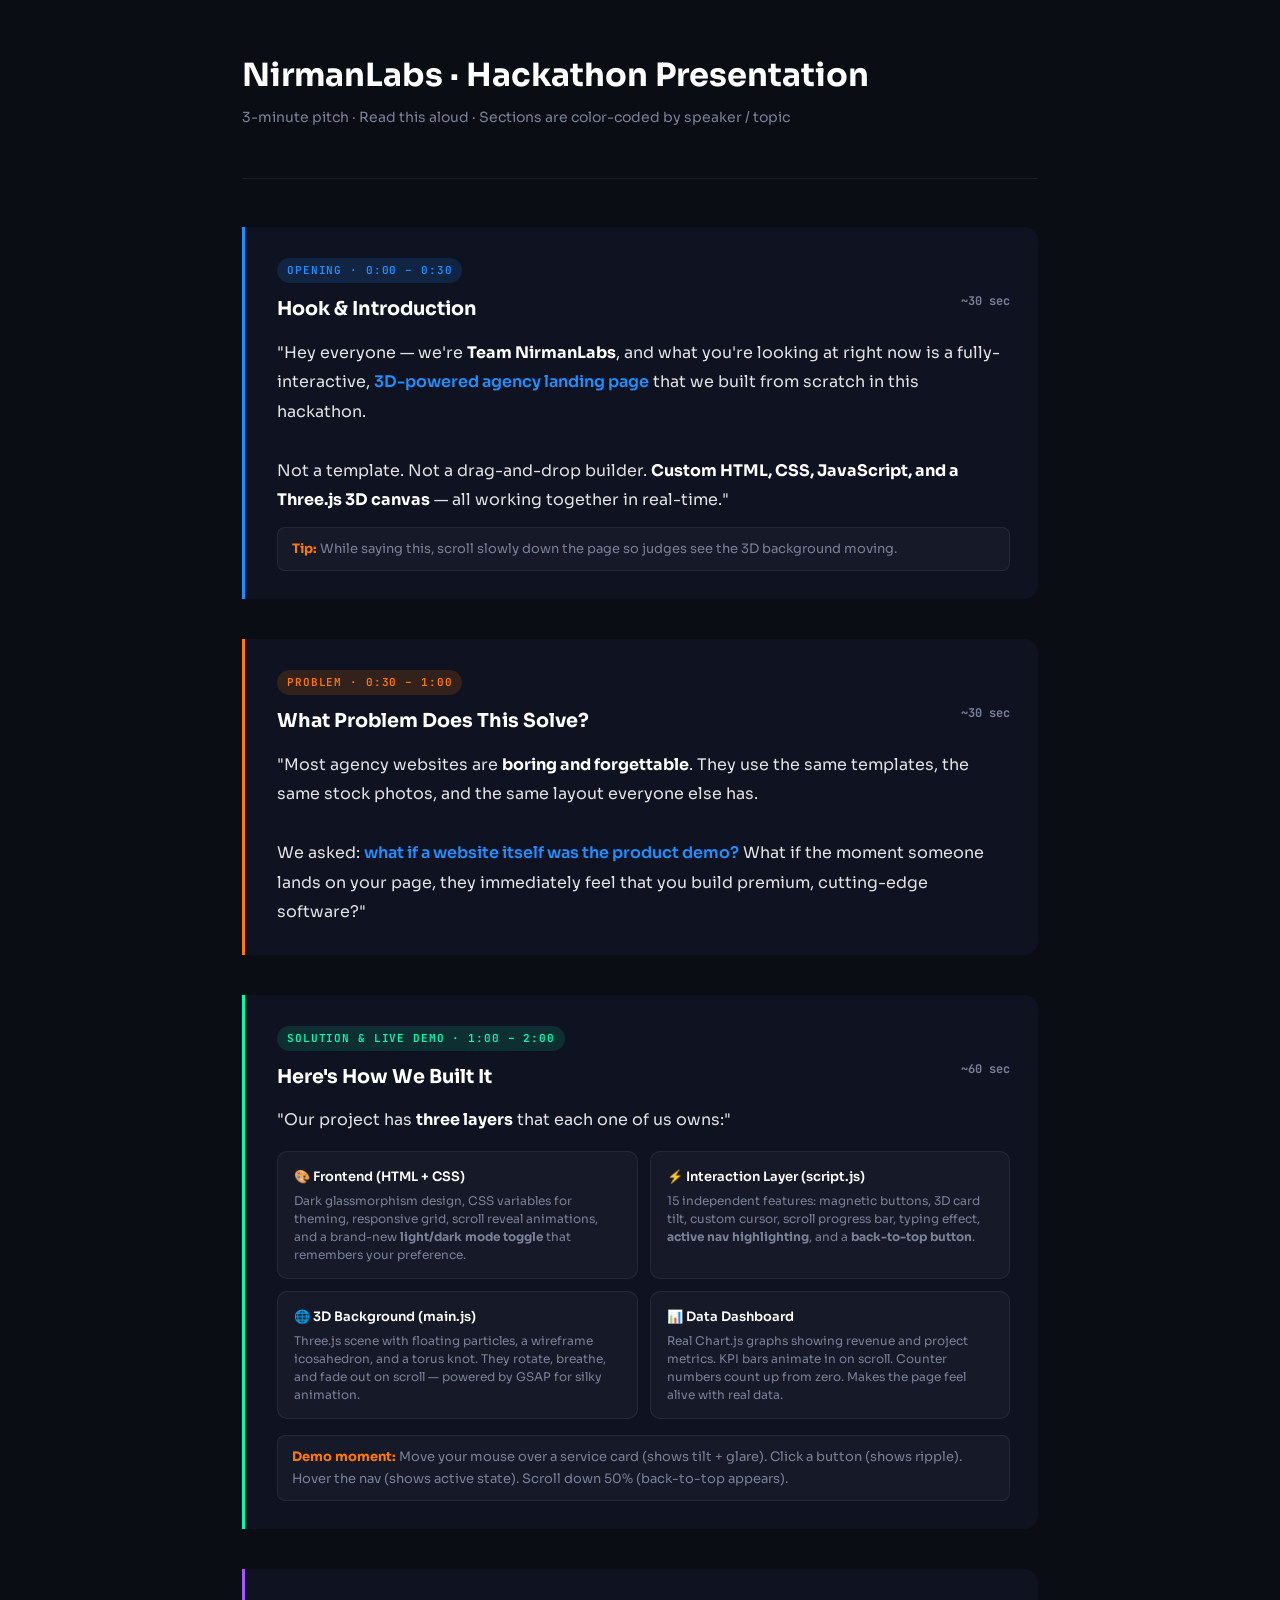
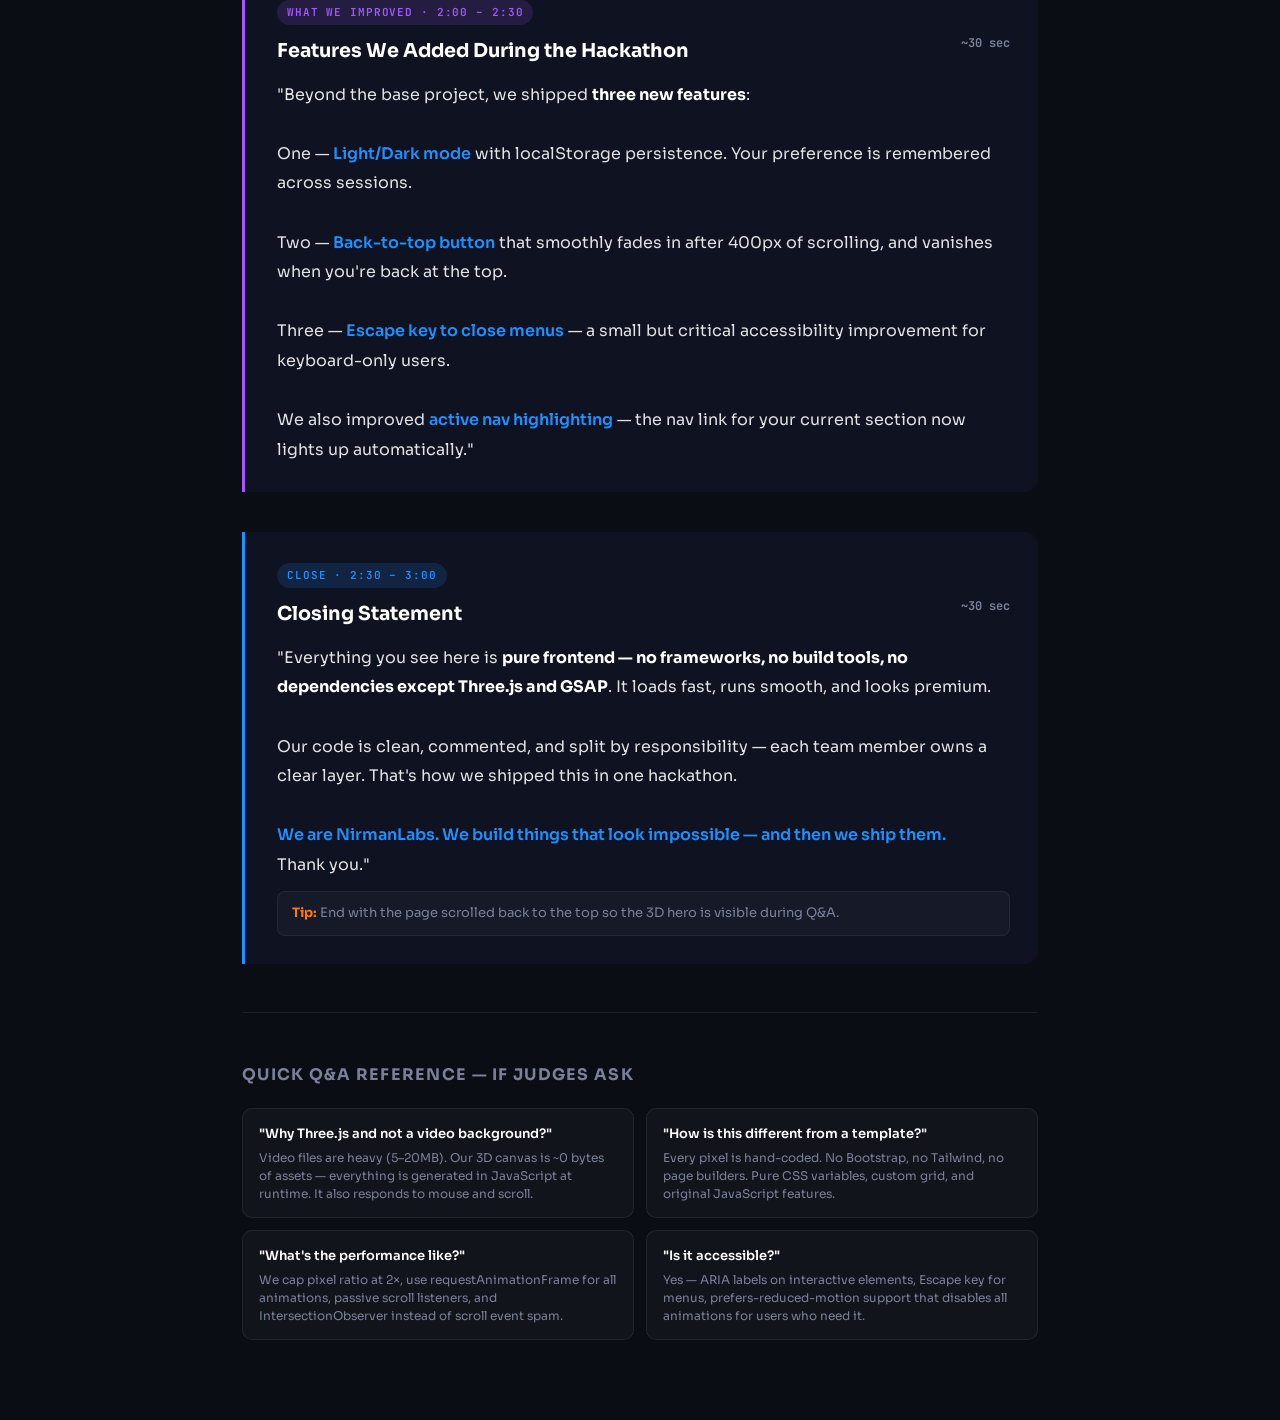
<file: Presentation.html>
<!DOCTYPE html>
<html lang="en">
<head>
<meta charset="UTF-8"/>
<title>NirmanLabs – Hackathon Presentation</title>
<style>
  @import url('https://fonts.googleapis.com/css2?family=Sora:wght@400;600;700&family=JetBrains+Mono:wght@400;600&display=swap');
  :root {
    --blue: #1e90ff; --orange: #ff7a00; --green: #00ffb3;
    --bg: #0b0d15; --card: #0f1220; --text: #e8eaf6; --muted: #7a8098;
    --border: rgba(255,255,255,0.07);
  }
  * { box-sizing: border-box; margin: 0; padding: 0; }
  body { background: var(--bg); color: var(--text); font-family: 'Sora', sans-serif;
    max-width: 860px; margin: 0 auto; padding: 48px 32px 80px; line-height: 1.7; }

  h1 { font-size: 2rem; font-weight: 700; color: #fff; margin-bottom: 4px; }
  .subtitle { color: var(--muted); font-size: 14px; margin-bottom: 48px; }

  .section { margin-bottom: 40px; border-left: 3px solid var(--blue);
    padding: 28px 28px 28px 32px; background: var(--card);
    border-radius: 0 14px 14px 0; position: relative; }
  .section.orange { border-color: var(--orange); }
  .section.green  { border-color: var(--green);  }
  .section.purple { border-color: #a259ff; }

  .tag { display: inline-block; font-family: 'JetBrains Mono', monospace;
    font-size: 11px; font-weight: 600; letter-spacing: 0.08em; text-transform: uppercase;
    padding: 3px 10px; border-radius: 99px; margin-bottom: 10px; }
  .tag.blue   { background: rgba(30,144,255,0.15); color: var(--blue); }
  .tag.orange { background: rgba(255,122,0,0.15);  color: var(--orange); }
  .tag.green  { background: rgba(0,255,179,0.12);  color: var(--green); }
  .tag.purple { background: rgba(162,89,255,0.15); color: #a259ff; }

  h2 { font-size: 1.2rem; font-weight: 700; color: #fff; margin-bottom: 12px; }

  .script-text { font-size: 16px; color: rgba(255,255,255,0.88); line-height: 1.85; }
  .script-text strong { color: #fff; }
  .script-text em { color: var(--blue); font-style: normal; font-weight: 600; }

  .note { font-size: 13px; color: var(--muted); margin-top: 12px;
    padding: 10px 14px; background: rgba(255,255,255,0.03);
    border-radius: 8px; border: 1px solid var(--border); }
  .note b { color: var(--orange); }

  .feature-grid { display: grid; grid-template-columns: 1fr 1fr; gap: 12px; margin-top: 16px; }
  .feature-item { background: rgba(255,255,255,0.03); border: 1px solid var(--border);
    border-radius: 10px; padding: 14px 16px; }
  .feature-item .fi-title { font-size: 13px; font-weight: 600; color: #fff; margin-bottom: 4px; }
  .feature-item .fi-desc  { font-size: 12px; color: var(--muted); line-height: 1.5; }
  .fi-num { font-family: 'JetBrains Mono', monospace; font-size: 11px;
    color: var(--blue); margin-right: 6px; }

  .divider { border: none; border-top: 1px solid var(--border); margin: 48px 0; }

  .timing { font-family: 'JetBrains Mono', monospace; font-size: 12px;
    color: var(--muted); float: right; margin-top: -2px; }

  @media print {
    body { background: white; color: #111; max-width: 100%; padding: 20px; }
    .section { background: #f8f8f8; border-radius: 0; }
    .tag.blue   { background: #dbeafe; color: #1d4ed8; }
    .tag.orange { background: #fef3c7; color: #92400e; }
    .script-text { color: #222; }
    .note { background: #f0f0f0; color: #555; }
    .feature-item { background: #f4f4f4; }
    h1, h2 { color: #111; }
  }
</style>
</head>
<body>

<h1>NirmanLabs · Hackathon Presentation</h1>
<p class="subtitle">3-minute pitch · Read this aloud · Sections are color-coded by speaker / topic</p>

<hr class="divider"/>

<!-- INTRO -->
<div class="section">
  <span class="tag blue">Opening · 0:00 – 0:30</span>
  <h2>Hook & Introduction <span class="timing">~30 sec</span></h2>
  <p class="script-text">
    "Hey everyone — we're <strong>Team NirmanLabs</strong>, and what you're looking at right now is 
    a fully-interactive, <em>3D-powered agency landing page</em> that we built from scratch in this hackathon.<br/><br/>
    Not a template. Not a drag-and-drop builder. 
    <strong>Custom HTML, CSS, JavaScript, and a Three.js 3D canvas</strong> — all working together in real-time."
  </p>
  <p class="note"><b>Tip:</b> While saying this, scroll slowly down the page so judges see the 3D background moving.</p>
</div>

<!-- PROBLEM -->
<div class="section orange">
  <span class="tag orange">Problem · 0:30 – 1:00</span>
  <h2>What Problem Does This Solve? <span class="timing">~30 sec</span></h2>
  <p class="script-text">
    "Most agency websites are <strong>boring and forgettable</strong>. They use the same templates, 
    the same stock photos, and the same layout everyone else has.<br/><br/>
    We asked: <em>what if a website itself was the product demo?</em> What if the 
    moment someone lands on your page, they immediately feel that you build premium, 
    cutting-edge software?"
  </p>
</div>

<!-- SOLUTION / DEMO -->
<div class="section green">
  <span class="tag green">Solution & Live Demo · 1:00 – 2:00</span>
  <h2>Here's How We Built It <span class="timing">~60 sec</span></h2>
  <p class="script-text">
    "Our project has <strong>three layers</strong> that each one of us owns:"
  </p>

  <div class="feature-grid" style="margin-top:16px;">
    <div class="feature-item">
      <div class="fi-title">🎨 Frontend (HTML + CSS)</div>
      <div class="fi-desc">Dark glassmorphism design, CSS variables for theming, 
        responsive grid, scroll reveal animations, and a brand-new <strong>light/dark mode toggle</strong> 
        that remembers your preference.</div>
    </div>
    <div class="feature-item">
      <div class="fi-title">⚡ Interaction Layer (script.js)</div>
      <div class="fi-desc">15 independent features: magnetic buttons, 3D card tilt, 
        custom cursor, scroll progress bar, typing effect, 
        <strong>active nav highlighting</strong>, and a <strong>back-to-top button</strong>.</div>
    </div>
    <div class="feature-item">
      <div class="fi-title">🌐 3D Background (main.js)</div>
      <div class="fi-desc">Three.js scene with floating particles, a wireframe 
        icosahedron, and a torus knot. They rotate, breathe, and fade out 
        on scroll — powered by GSAP for silky animation.</div>
    </div>
    <div class="feature-item">
      <div class="fi-title">📊 Data Dashboard</div>
      <div class="fi-desc">Real Chart.js graphs showing revenue and project metrics. 
        KPI bars animate in on scroll. Counter numbers count up from zero. 
        Makes the page feel alive with real data.</div>
    </div>
  </div>

  <p class="note" style="margin-top:16px;"><b>Demo moment:</b> Move your mouse over a service card (shows tilt + glare). 
    Click a button (shows ripple). Hover the nav (shows active state). Scroll down 50% (back-to-top appears).</p>
</div>

<!-- NEW FEATURES -->
<div class="section purple">
  <span class="tag purple">What We Improved · 2:00 – 2:30</span>
  <h2>Features We Added During the Hackathon <span class="timing">~30 sec</span></h2>
  <p class="script-text">
    "Beyond the base project, we shipped <strong>three new features</strong>:<br/><br/>
    One — <em>Light/Dark mode</em> with localStorage persistence. Your preference is remembered across sessions.<br/><br/>
    Two — <em>Back-to-top button</em> that smoothly fades in after 400px of scrolling, and vanishes when you're back at the top.<br/><br/>
    Three — <em>Escape key to close menus</em> — a small but critical accessibility improvement for keyboard-only users.<br/><br/>
    We also improved <em>active nav highlighting</em> — the nav link for your current section now lights up automatically."
  </p>
</div>

<!-- CLOSING -->
<div class="section">
  <span class="tag blue">Close · 2:30 – 3:00</span>
  <h2>Closing Statement <span class="timing">~30 sec</span></h2>
  <p class="script-text">
    "Everything you see here is <strong>pure frontend — no frameworks, no build tools, no dependencies 
    except Three.js and GSAP</strong>. It loads fast, runs smooth, and looks premium.<br/><br/>
    Our code is clean, commented, and split by responsibility — each team member owns a clear layer. 
    That's how we shipped this in one hackathon.<br/><br/>
    <em>We are NirmanLabs. We build things that look impossible — and then we ship them.</em><br/>
    Thank you."
  </p>
  <p class="note"><b>Tip:</b> End with the page scrolled back to the top so the 3D hero is visible during Q&amp;A.</p>
</div>

<hr class="divider"/>

<!-- QUICK REFERENCE -->
<div style="margin-top:8px;">
  <h2 style="color:#fff; margin-bottom:20px; font-size:1rem; text-transform:uppercase; letter-spacing:0.08em; color:var(--muted);">
    Quick Q&amp;A Reference — if judges ask
  </h2>
  <div class="feature-grid">
    <div class="feature-item">
      <div class="fi-title">"Why Three.js and not a video background?"</div>
      <div class="fi-desc">Video files are heavy (5–20MB). Our 3D canvas is ~0 bytes of assets — 
        everything is generated in JavaScript at runtime. It also responds to mouse and scroll.</div>
    </div>
    <div class="feature-item">
      <div class="fi-title">"How is this different from a template?"</div>
      <div class="fi-desc">Every pixel is hand-coded. No Bootstrap, no Tailwind, no page builders. 
        Pure CSS variables, custom grid, and original JavaScript features.</div>
    </div>
    <div class="feature-item">
      <div class="fi-title">"What's the performance like?"</div>
      <div class="fi-desc">We cap pixel ratio at 2×, use requestAnimationFrame for all animations, 
        passive scroll listeners, and IntersectionObserver instead of scroll event spam.</div>
    </div>
    <div class="feature-item">
      <div class="fi-title">"Is it accessible?"</div>
      <div class="fi-desc">Yes — ARIA labels on interactive elements, Escape key for menus, 
        prefers-reduced-motion support that disables all animations for users who need it.</div>
    </div>
  </div>
</div>

</body>
</html>
</file>
